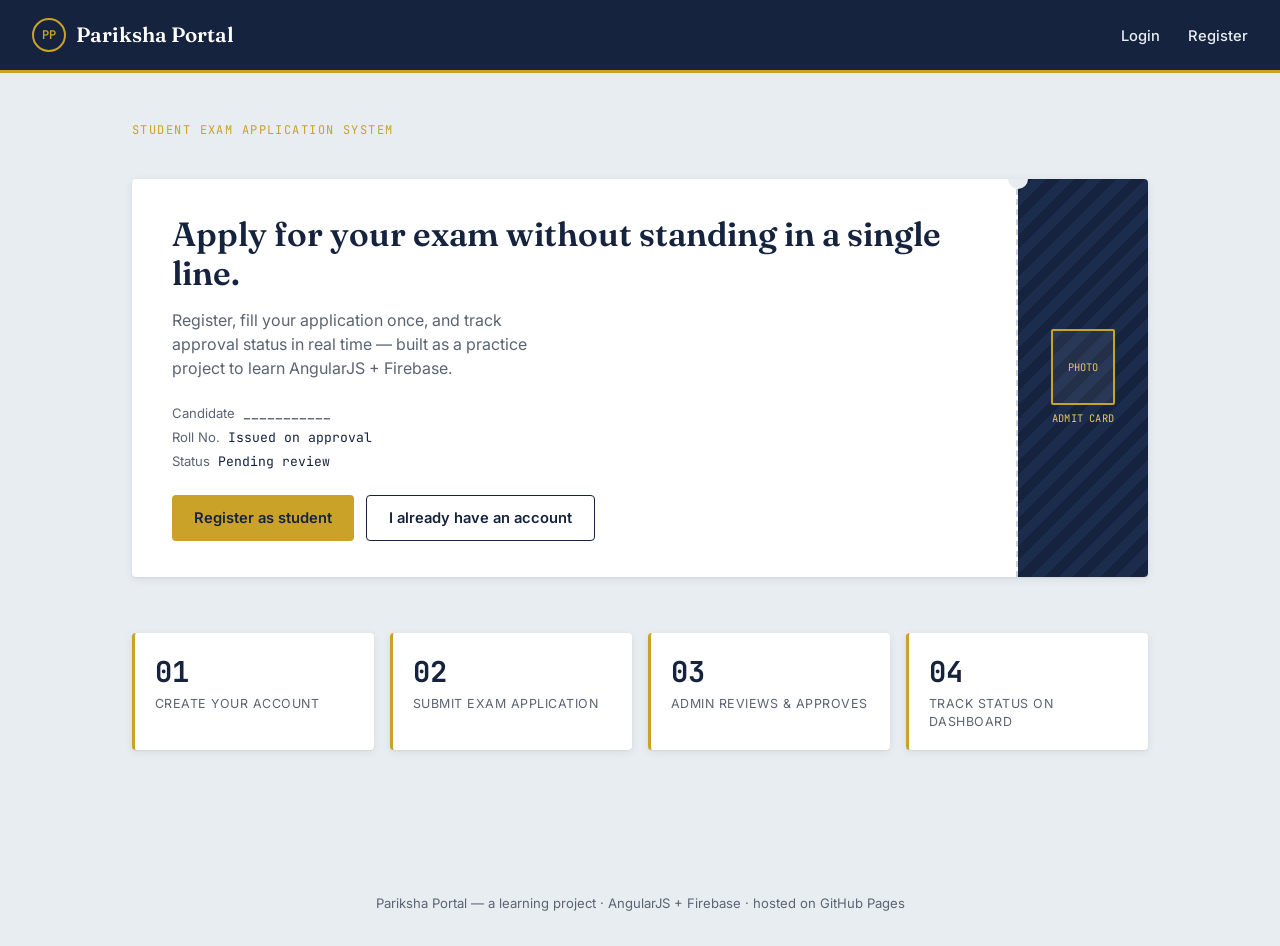
<file: index.html>
<!DOCTYPE html>
<html lang="en">
<head>
  <meta charset="UTF-8">
  <meta name="viewport" content="width=device-width, initial-scale=1.0">
  <title>Pariksha Portal — Exam Applications</title>
  <link rel="preconnect" href="https://fonts.googleapis.com">
  <link href="https://fonts.googleapis.com/css2?family=Fraunces:wght@500;600;700&family=Inter:wght@400;500;600;700&family=JetBrains+Mono:wght@400;500&display=swap" rel="stylesheet">
  <link rel="stylesheet" href="css/style.css">
</head>
<body>

  <header class="site-header">
    <a class="brand" href="index.html">
      <span class="seal">PP</span>
      Pariksha Portal
    </a>
    <nav>
      <a href="login.html">Login</a>
      <a href="register.html">Register</a>
    </nav>
  </header>

  <main class="page">
    <span class="eyebrow">Student Exam Application System</span>

    <div class="admit-card">
      <div class="admit-card-main">
        <h1>Apply for your exam without standing in a single line.</h1>
        <p>Register, fill your application once, and track approval status in real time — built as a practice project to learn AngularJS + Firebase.</p>

        <div class="admit-card-field"><span>Candidate</span><span class="val">___________</span></div>
        <div class="admit-card-field"><span>Roll No.</span><span class="val">Issued on approval</span></div>
        <div class="admit-card-field"><span>Status</span><span class="val">Pending review</span></div>

        <div style="margin-top: 24px; display:flex; gap: 12px;">
          <a class="btn btn-primary" href="register.html">Register as student</a>
          <a class="btn btn-outline" href="login.html">I already have an account</a>
        </div>
      </div>
      <div class="admit-card-stub">
        <div class="photo-box">PHOTO</div>
        <span class="mono" style="font-size:0.65rem;">ADMIT CARD</span>
      </div>
    </div>

    <div class="stat-grid">
      <div class="stat-card">
        <div class="num">01</div>
        <div class="label">Create your account</div>
      </div>
      <div class="stat-card">
        <div class="num">02</div>
        <div class="label">Submit exam application</div>
      </div>
      <div class="stat-card">
        <div class="num">03</div>
        <div class="label">Admin reviews & approves</div>
      </div>
      <div class="stat-card">
        <div class="num">04</div>
        <div class="label">Track status on dashboard</div>
      </div>
    </div>
  </main>

  <footer class="site-footer">Pariksha Portal — a learning project · AngularJS + Firebase · hosted on GitHub Pages</footer>

</body>
</html>
</file>
<file: css/style.css>
/* =========================================================
   Exam Portal — Design Tokens
   ========================================================= */
:root {
  --ink: #16233F;
  --ink-soft: #3B4A6B;
  --gold: #C9A227;
  --gold-soft: #E4C766;
  --bg: #E8EDF1;
  --surface: #FFFFFF;
  --success: #2F6844;
  --success-bg: #E4F0E8;
  --error: #B23A2E;
  --error-bg: #F6E6E4;
  --text: #22262B;
  --text-muted: #5B6472;
  --border: #C9D2DC;

  --font-display: 'Fraunces', Georgia, serif;
  --font-body: 'Inter', -apple-system, sans-serif;
  --font-mono: 'JetBrains Mono', monospace;

  --radius: 4px;
  --shadow-card: 0 2px 8px rgba(22, 35, 63, 0.08), 0 1px 2px rgba(22, 35, 63, 0.06);
}

* { box-sizing: border-box; }

html, body {
  margin: 0;
  padding: 0;
  background: var(--bg);
  color: var(--text);
  font-family: var(--font-body);
  font-size: 16px;
  line-height: 1.5;
}

h1, h2, h3, h4 {
  font-family: var(--font-display);
  color: var(--ink);
  margin: 0 0 0.5em 0;
  font-weight: 600;
}

a { color: var(--ink); }

.mono { font-family: var(--font-mono); letter-spacing: 0.02em; }

/* =========================================================
   Layout shells
   ========================================================= */
.site-header {
  background: var(--ink);
  color: #fff;
  padding: 18px 32px;
  display: flex;
  align-items: center;
  justify-content: space-between;
  border-bottom: 3px solid var(--gold);
}

.site-header .brand {
  display: flex;
  align-items: center;
  gap: 10px;
  font-family: var(--font-display);
  font-size: 1.3rem;
  font-weight: 600;
  color: #fff;
  text-decoration: none;
}

.site-header .brand .seal {
  width: 34px;
  height: 34px;
  border: 2px solid var(--gold);
  border-radius: 50%;
  display: flex;
  align-items: center;
  justify-content: center;
  font-family: var(--font-mono);
  font-size: 0.75rem;
  color: var(--gold);
}

.site-header nav a {
  color: #E8EDF1;
  text-decoration: none;
  margin-left: 24px;
  font-size: 0.92rem;
  font-weight: 500;
}
.site-header nav a:hover { color: var(--gold-soft); }

.page {
  max-width: 1080px;
  margin: 0 auto;
  padding: 48px 32px 80px;
}

.page-narrow {
  max-width: 460px;
  margin: 0 auto;
  padding: 56px 24px 80px;
}

.eyebrow {
  font-family: var(--font-mono);
  font-size: 0.75rem;
  text-transform: uppercase;
  letter-spacing: 0.12em;
  color: var(--gold);
  margin-bottom: 6px;
  display: block;
}

/* =========================================================
   Admit-card hero (signature element)
   ========================================================= */
.admit-card {
  background: var(--surface);
  border-radius: var(--radius);
  box-shadow: var(--shadow-card);
  display: grid;
  grid-template-columns: 1fr 130px;
  overflow: hidden;
  position: relative;
  margin: 40px 0 56px;
}

.admit-card::before {
  /* perforated tear line */
  content: "";
  position: absolute;
  top: 0;
  bottom: 0;
  right: 130px;
  width: 0;
  border-left: 2px dashed var(--border);
}

.admit-card::after {
  content: "";
  position: absolute;
  top: -10px;
  right: 120px;
  width: 20px;
  height: 20px;
  background: var(--bg);
  border-radius: 50%;
  box-shadow: 0 calc(100% + 10px) 0 var(--bg);
}

.admit-card-main {
  padding: 36px 40px;
}

.admit-card-main h1 {
  font-size: 2.1rem;
  margin-bottom: 12px;
  line-height: 1.15;
}

.admit-card-main p {
  color: var(--text-muted);
  max-width: 40ch;
  margin-bottom: 24px;
}

.admit-card-field {
  display: flex;
  gap: 8px;
  font-size: 0.82rem;
  color: var(--text-muted);
  margin-bottom: 4px;
}

.admit-card-field .val {
  font-family: var(--font-mono);
  color: var(--ink);
}

.admit-card-stub {
  background: repeating-linear-gradient(135deg, var(--ink), var(--ink) 10px, #1c2c4c 10px, #1c2c4c 20px);
  display: flex;
  align-items: center;
  justify-content: center;
  flex-direction: column;
  color: var(--gold-soft);
  gap: 6px;
}

.admit-card-stub .photo-box {
  width: 64px;
  height: 76px;
  border: 2px solid var(--gold);
  border-radius: 2px;
  background: rgba(255,255,255,0.06);
  display: flex;
  align-items: center;
  justify-content: center;
  font-size: 0.65rem;
  color: var(--gold-soft);
  text-align: center;
  font-family: var(--font-mono);
}

/* =========================================================
   Buttons & forms
   ========================================================= */
.btn {
  display: inline-flex;
  align-items: center;
  justify-content: center;
  gap: 8px;
  padding: 11px 22px;
  border-radius: var(--radius);
  font-family: var(--font-body);
  font-weight: 600;
  font-size: 0.92rem;
  border: none;
  cursor: pointer;
  text-decoration: none;
  transition: transform 0.08s ease, box-shadow 0.15s ease;
}
.btn:active { transform: translateY(1px); }

.btn-primary {
  background: var(--gold);
  color: var(--ink);
}
.btn-primary:hover { background: var(--gold-soft); }

.btn-outline {
  background: transparent;
  border: 1.5px solid var(--ink);
  color: var(--ink);
}
.btn-outline:hover { background: var(--ink); color: #fff; }

.btn-ghost {
  background: transparent;
  color: var(--ink-soft);
  padding: 8px 12px;
}

.btn:disabled { opacity: 0.5; cursor: not-allowed; }

.field {
  margin-bottom: 18px;
}

.field label {
  display: block;
  font-size: 0.85rem;
  font-weight: 600;
  color: var(--ink);
  margin-bottom: 6px;
}

.field input,
.field select,
.field textarea {
  width: 100%;
  padding: 10px 12px;
  border: 1.5px solid var(--border);
  border-radius: var(--radius);
  font-family: var(--font-body);
  font-size: 0.95rem;
  background: var(--surface);
  color: var(--text);
}

.field input:focus,
.field select:focus,
.field textarea:focus {
  outline: 2px solid var(--ink);
  outline-offset: 1px;
  border-color: var(--ink);
}

.field .hint { font-size: 0.78rem; color: var(--text-muted); margin-top: 4px; }

.form-card {
  background: var(--surface);
  border-radius: var(--radius);
  box-shadow: var(--shadow-card);
  padding: 32px;
}

/* =========================================================
   Status badges
   ========================================================= */
.badge {
  display: inline-block;
  padding: 3px 10px;
  border-radius: 100px;
  font-family: var(--font-mono);
  font-size: 0.72rem;
  text-transform: uppercase;
  letter-spacing: 0.05em;
}
.badge-pending { background: #F1E9D2; color: #8A6D1D; }
.badge-approved { background: var(--success-bg); color: var(--success); }
.badge-rejected { background: var(--error-bg); color: var(--error); }

.alert {
  padding: 12px 16px;
  border-radius: var(--radius);
  font-size: 0.88rem;
  margin-bottom: 18px;
}
.alert-error { background: var(--error-bg); color: var(--error); border: 1px solid #E3B7B0; }
.alert-success { background: var(--success-bg); color: var(--success); border: 1px solid #B6D6C0; }

/* =========================================================
   Tables (admin)
   ========================================================= */
.data-table {
  width: 100%;
  border-collapse: collapse;
  background: var(--surface);
  border-radius: var(--radius);
  overflow: hidden;
  box-shadow: var(--shadow-card);
}

.data-table th {
  text-align: left;
  font-family: var(--font-mono);
  font-size: 0.72rem;
  text-transform: uppercase;
  letter-spacing: 0.06em;
  color: var(--text-muted);
  background: var(--bg);
  padding: 12px 16px;
  border-bottom: 2px solid var(--border);
}

.data-table td {
  padding: 12px 16px;
  border-bottom: 1px solid var(--border);
  font-size: 0.9rem;
  vertical-align: middle;
}

.data-table tr:last-child td { border-bottom: none; }
.data-table tr:hover td { background: #F5F7F9; }

/* =========================================================
   Cards / grid
   ========================================================= */
.stat-grid {
  display: grid;
  grid-template-columns: repeat(auto-fit, minmax(160px, 1fr));
  gap: 16px;
  margin-bottom: 32px;
}

.stat-card {
  background: var(--surface);
  border-radius: var(--radius);
  box-shadow: var(--shadow-card);
  padding: 18px 20px;
  border-left: 3px solid var(--gold);
}

.stat-card .num {
  font-family: var(--font-mono);
  font-size: 1.8rem;
  color: var(--ink);
  font-weight: 700;
}

.stat-card .label {
  font-size: 0.78rem;
  color: var(--text-muted);
  text-transform: uppercase;
  letter-spacing: 0.04em;
}

.section-title {
  display: flex;
  align-items: baseline;
  justify-content: space-between;
  margin-bottom: 16px;
}

footer.site-footer {
  text-align: center;
  padding: 32px;
  color: var(--text-muted);
  font-size: 0.82rem;
}

@media (max-width: 640px) {
  .admit-card { grid-template-columns: 1fr; }
  .admit-card-stub { padding: 20px 0; }
  .admit-card::before, .admit-card::after { display: none; }
  .site-header { padding: 14px 18px; }
  .site-header nav a { margin-left: 14px; font-size: 0.85rem; }
  .page { padding: 32px 18px 60px; }
}

@media (prefers-reduced-motion: reduce) {
  * { transition: none !important; animation: none !important; }
}
</file>
